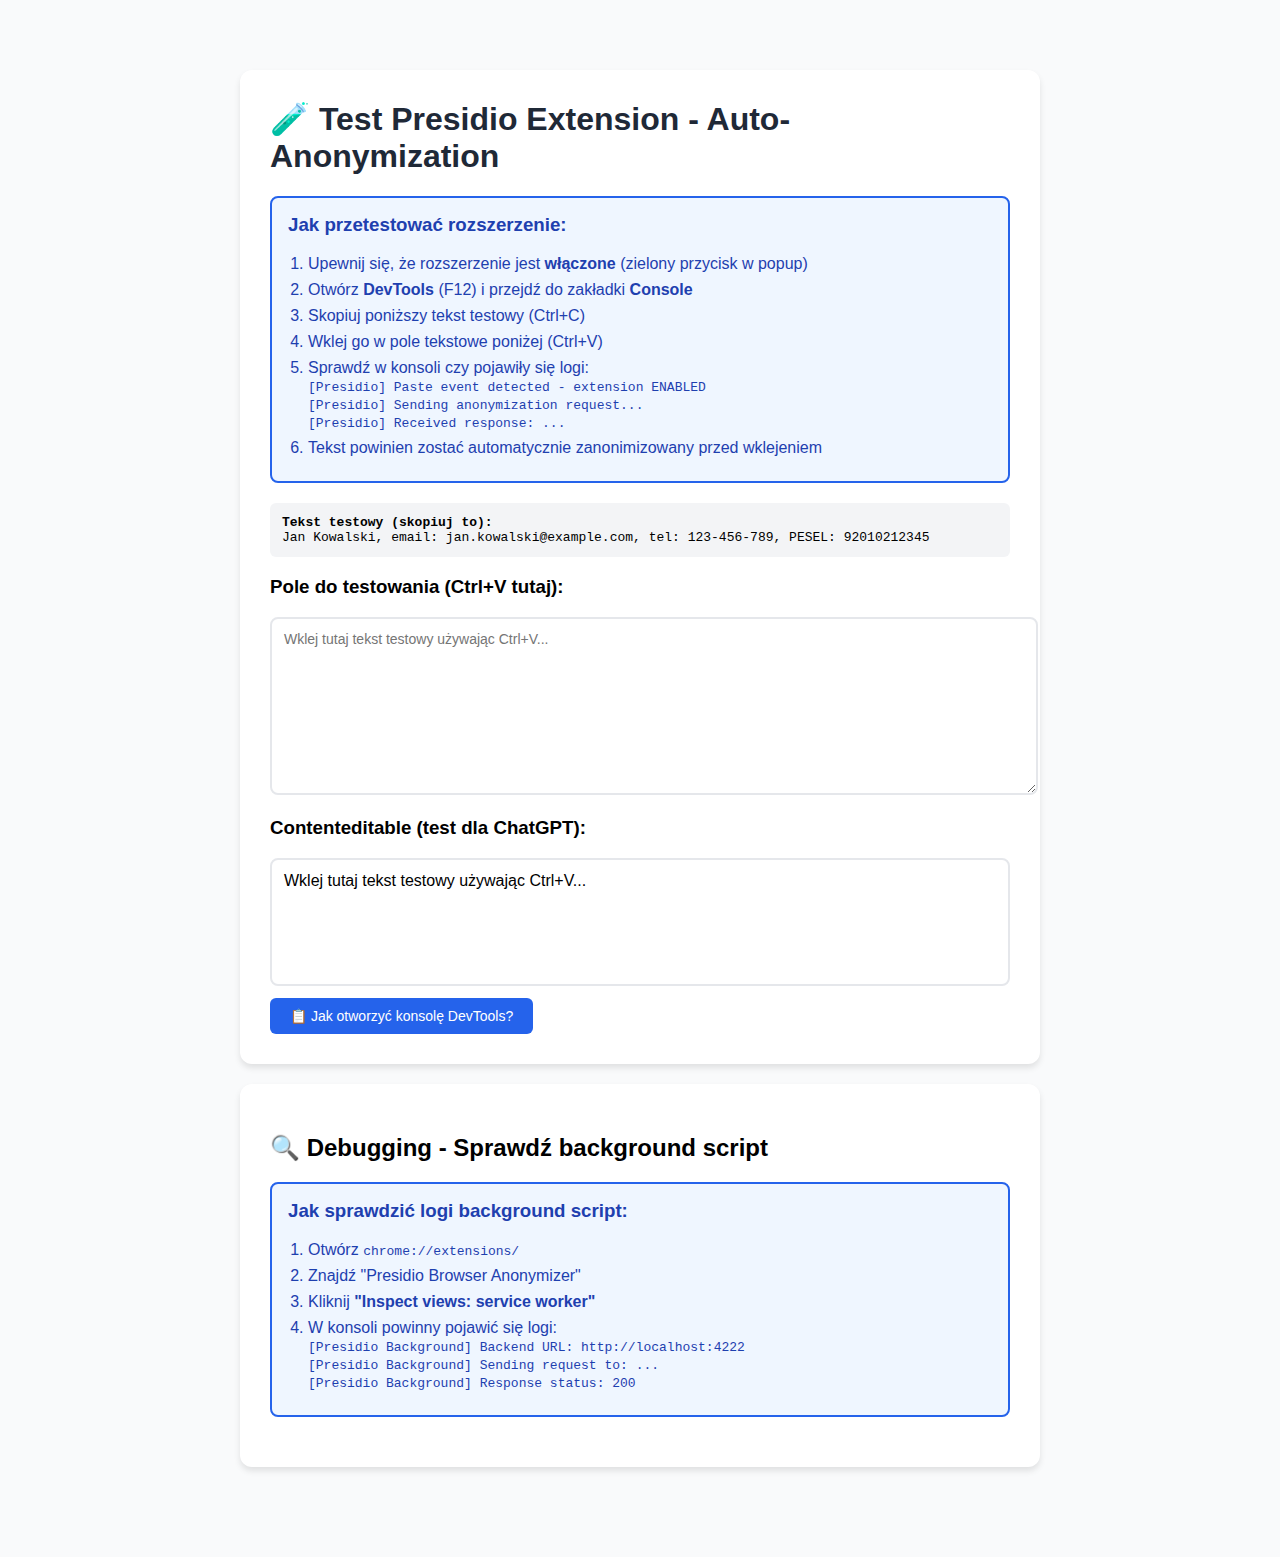
<file: test-extension.html>
<!DOCTYPE html>
<html lang="pl">
<head>
    <meta charset="UTF-8">
    <meta name="viewport" content="width=device-width, initial-scale=1.0">
    <title>Test Presidio Extension</title>
    <style>
        body {
            font-family: -apple-system, BlinkMacSystemFont, 'Segoe UI', Roboto, sans-serif;
            max-width: 800px;
            margin: 50px auto;
            padding: 20px;
            background: #f9fafb;
        }
        .card {
            background: white;
            padding: 30px;
            border-radius: 12px;
            box-shadow: 0 4px 6px rgba(0, 0, 0, 0.1);
            margin-bottom: 20px;
        }
        h1 {
            color: #1f2937;
            margin-top: 0;
        }
        textarea {
            width: 100%;
            min-height: 150px;
            padding: 12px;
            border: 2px solid #e5e7eb;
            border-radius: 8px;
            font-family: inherit;
            font-size: 14px;
            resize: vertical;
        }
        textarea:focus {
            outline: none;
            border-color: #2563eb;
        }
        .instructions {
            background: #eff6ff;
            border: 2px solid #2563eb;
            border-radius: 8px;
            padding: 16px;
            margin-bottom: 20px;
        }
        .instructions h3 {
            margin-top: 0;
            color: #1e40af;
        }
        .instructions ol {
            margin: 0;
            padding-left: 20px;
        }
        .instructions li {
            margin: 8px 0;
            color: #1e40af;
        }
        .test-data {
            background: #f3f4f6;
            padding: 12px;
            border-radius: 6px;
            font-family: monospace;
            font-size: 13px;
            margin-top: 12px;
        }
        button {
            background: #2563eb;
            color: white;
            border: none;
            padding: 10px 20px;
            border-radius: 6px;
            font-size: 14px;
            cursor: pointer;
            margin-top: 12px;
        }
        button:hover {
            background: #1d4ed8;
        }
    </style>
</head>
<body>
    <div class="card">
        <h1>🧪 Test Presidio Extension - Auto-Anonymization</h1>

        <div class="instructions">
            <h3>Jak przetestować rozszerzenie:</h3>
            <ol>
                <li>Upewnij się, że rozszerzenie jest <strong>włączone</strong> (zielony przycisk w popup)</li>
                <li>Otwórz <strong>DevTools</strong> (F12) i przejdź do zakładki <strong>Console</strong></li>
                <li>Skopiuj poniższy tekst testowy (Ctrl+C)</li>
                <li>Wklej go w pole tekstowe poniżej (Ctrl+V)</li>
                <li>Sprawdź w konsoli czy pojawiły się logi:<br>
                    <code>[Presidio] Paste event detected - extension ENABLED</code><br>
                    <code>[Presidio] Sending anonymization request...</code><br>
                    <code>[Presidio] Received response: ...</code>
                </li>
                <li>Tekst powinien zostać automatycznie zanonimizowany przed wklejeniem</li>
            </ol>
        </div>

        <div class="test-data">
            <strong>Tekst testowy (skopiuj to):</strong><br>
            Jan Kowalski, email: jan.kowalski@example.com, tel: 123-456-789, PESEL: 92010212345
        </div>

        <h3>Pole do testowania (Ctrl+V tutaj):</h3>
        <textarea id="test-textarea" placeholder="Wklej tutaj tekst testowy używając Ctrl+V..."></textarea>

        <h3>Contenteditable (test dla ChatGPT):</h3>
        <div contenteditable="true" id="test-contenteditable" style="min-height: 100px; border: 2px solid #e5e7eb; border-radius: 8px; padding: 12px; background: white;">
            Wklej tutaj tekst testowy używając Ctrl+V...
        </div>

        <button onclick="showConsoleInstructions()">📋 Jak otworzyć konsolę DevTools?</button>
    </div>

    <div class="card">
        <h2>🔍 Debugging - Sprawdź background script</h2>
        <div class="instructions">
            <h3>Jak sprawdzić logi background script:</h3>
            <ol>
                <li>Otwórz <code>chrome://extensions/</code></li>
                <li>Znajdź "Presidio Browser Anonymizer"</li>
                <li>Kliknij <strong>"Inspect views: service worker"</strong></li>
                <li>W konsoli powinny pojawić się logi:<br>
                    <code>[Presidio Background] Backend URL: http://localhost:4222</code><br>
                    <code>[Presidio Background] Sending request to: ...</code><br>
                    <code>[Presidio Background] Response status: 200</code>
                </li>
            </ol>
        </div>
    </div>

    <script>
        function showConsoleInstructions() {
            alert(`Jak otworzyć konsolę DevTools:\n\n1. Naciśnij F12 (lub Cmd+Option+I na Mac)\n2. Przejdź do zakładki "Console"\n3. Wklej tekst w pole powyżej używając Ctrl+V\n4. Obserwuj logi w konsoli\n\nJeśli nie widzisz logów [Presidio], rozszerzenie może nie działać poprawnie.`);
        }

        // Log page load
        console.log('%c🧪 Presidio Test Page Loaded', 'color: #2563eb; font-weight: bold; font-size: 14px');
        console.log('%cOtwórz popup rozszerzenia i upewnij się, że toggle jest WŁĄCZONY', 'color: #059669; font-size: 12px');
        console.log('%cNastępnie wklej tekst testowy w pole powyżej i obserwuj logi', 'color: #059669; font-size: 12px');
    </script>
</body>
</html>
</file>
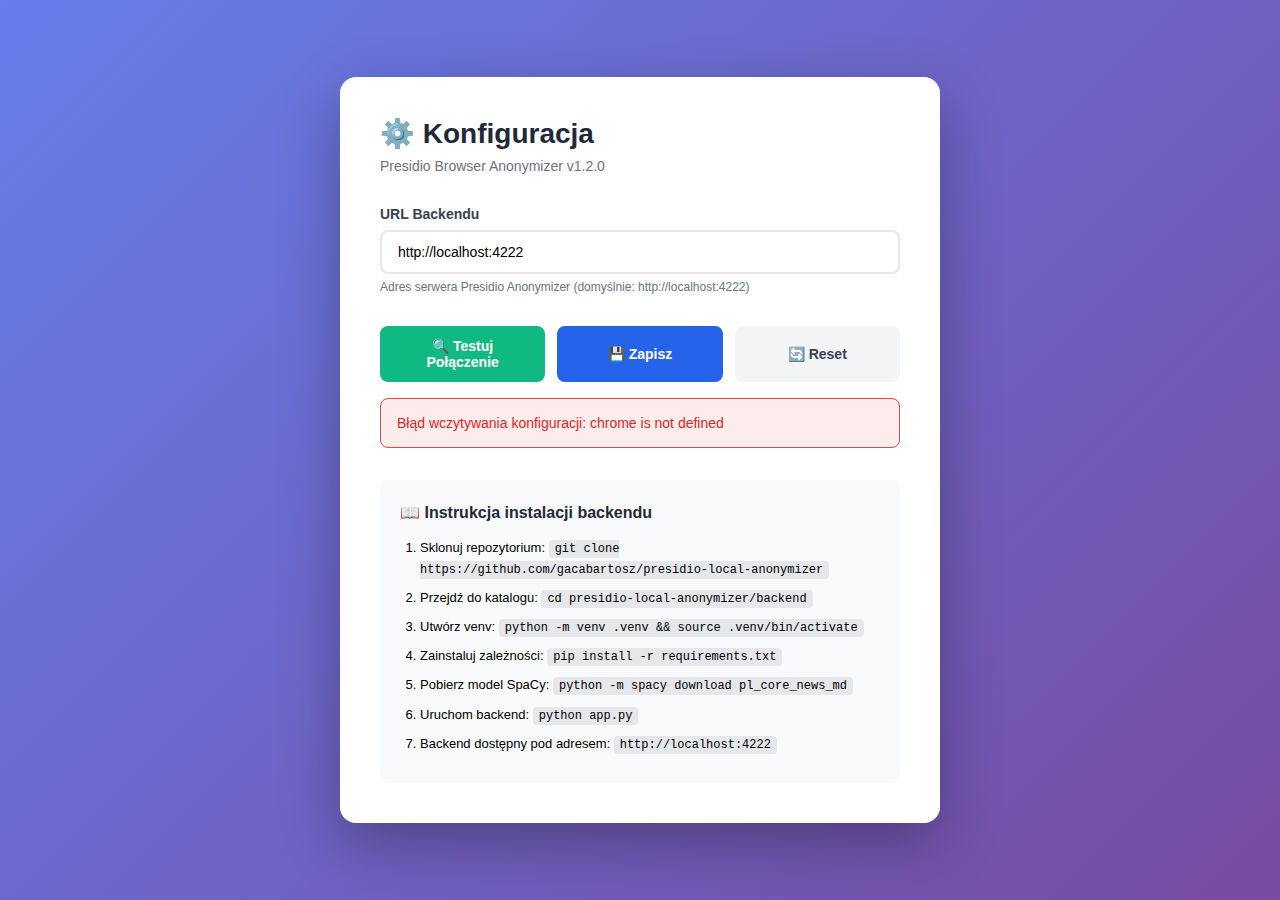
<file: chrome-extension/options.html>
<!DOCTYPE html>
<html lang="pl">
<head>
  <meta charset="UTF-8">
  <title>Konfiguracja Presidio Anonymizer</title>
  <style>
    * { margin: 0; padding: 0; box-sizing: border-box; }
    body {
      font-family: -apple-system, BlinkMacSystemFont, 'Segoe UI', Roboto, sans-serif;
      background: linear-gradient(135deg, #667eea 0%, #764ba2 100%);
      min-height: 100vh;
      display: flex;
      align-items: center;
      justify-content: center;
      padding: 20px;
    }
    .container {
      background: white;
      border-radius: 16px;
      box-shadow: 0 20px 60px rgba(0, 0, 0, 0.3);
      max-width: 600px;
      width: 100%;
      padding: 40px;
    }
    h1 {
      font-size: 28px;
      color: #1f2937;
      margin-bottom: 8px;
    }
    .subtitle {
      font-size: 14px;
      color: #6b7280;
      margin-bottom: 32px;
    }
    .section {
      margin-bottom: 24px;
    }
    label {
      display: block;
      font-size: 14px;
      font-weight: 600;
      color: #374151;
      margin-bottom: 8px;
    }
    input[type="url"], input[type="text"] {
      width: 100%;
      padding: 12px 16px;
      border: 2px solid #e5e7eb;
      border-radius: 8px;
      font-size: 14px;
      transition: border-color 0.2s;
    }
    input:focus {
      outline: none;
      border-color: #2563eb;
    }
    .help-text {
      font-size: 12px;
      color: #6b7280;
      margin-top: 6px;
    }
    .btn-group {
      display: flex;
      gap: 12px;
      margin-top: 32px;
    }
    .btn {
      flex: 1;
      padding: 12px 24px;
      border: none;
      border-radius: 8px;
      font-size: 14px;
      font-weight: 600;
      cursor: pointer;
      transition: all 0.2s;
    }
    .btn-primary {
      background: #2563eb;
      color: white;
    }
    .btn-primary:hover {
      background: #1d4ed8;
    }
    .btn-test {
      background: #10b981;
      color: white;
    }
    .btn-test:hover {
      background: #059669;
    }
    .btn-secondary {
      background: #f3f4f6;
      color: #374151;
    }
    .btn-secondary:hover {
      background: #e5e7eb;
    }
    .status-box {
      padding: 16px;
      border-radius: 8px;
      margin-top: 16px;
      font-size: 14px;
    }
    .status-box.success {
      background: rgba(16, 185, 129, 0.1);
      color: #059669;
      border: 1px solid #10b981;
    }
    .status-box.error {
      background: rgba(239, 68, 68, 0.1);
      color: #dc2626;
      border: 1px solid #ef4444;
    }
    .hidden {
      display: none;
    }
    .install-guide {
      background: #f9fafb;
      border-radius: 8px;
      padding: 20px;
      margin-top: 32px;
      font-size: 13px;
      line-height: 1.6;
    }
    .install-guide h3 {
      font-size: 16px;
      color: #1f2937;
      margin-bottom: 12px;
    }
    .install-guide code {
      background: #e5e7eb;
      padding: 2px 6px;
      border-radius: 4px;
      font-family: 'Courier New', monospace;
      font-size: 12px;
    }
    .install-guide ol {
      margin-left: 20px;
    }
    .install-guide li {
      margin-bottom: 8px;
    }
  </style>
</head>
<body>
  <div class="container">
    <h1>⚙️ Konfiguracja</h1>
    <div class="subtitle">Presidio Browser Anonymizer v1.2.0</div>

    <div class="section">
      <label for="backend-url">URL Backendu</label>
      <input type="url" id="backend-url" placeholder="http://localhost:4222" value="http://localhost:4222">
      <div class="help-text">Adres serwera Presidio Anonymizer (domyślnie: http://localhost:4222)</div>
    </div>

    <div class="btn-group">
      <button id="test-btn" class="btn btn-test">🔍 Testuj Połączenie</button>
      <button id="save-btn" class="btn btn-primary">💾 Zapisz</button>
      <button id="reset-btn" class="btn btn-secondary">🔄 Reset</button>
    </div>

    <div id="status-message" class="status-box hidden"></div>

    <div class="install-guide">
      <h3>📖 Instrukcja instalacji backendu</h3>
      <ol>
        <li>Sklonuj repozytorium: <code>git clone https://github.com/gacabartosz/presidio-local-anonymizer</code></li>
        <li>Przejdź do katalogu: <code>cd presidio-local-anonymizer/backend</code></li>
        <li>Utwórz venv: <code>python -m venv .venv && source .venv/bin/activate</code></li>
        <li>Zainstaluj zależności: <code>pip install -r requirements.txt</code></li>
        <li>Pobierz model SpaCy: <code>python -m spacy download pl_core_news_md</code></li>
        <li>Uruchom backend: <code>python app.py</code></li>
        <li>Backend dostępny pod adresem: <code>http://localhost:4222</code></li>
      </ol>
    </div>
  </div>

  <script src="options.js"></script>
</body>
</html>
</file>
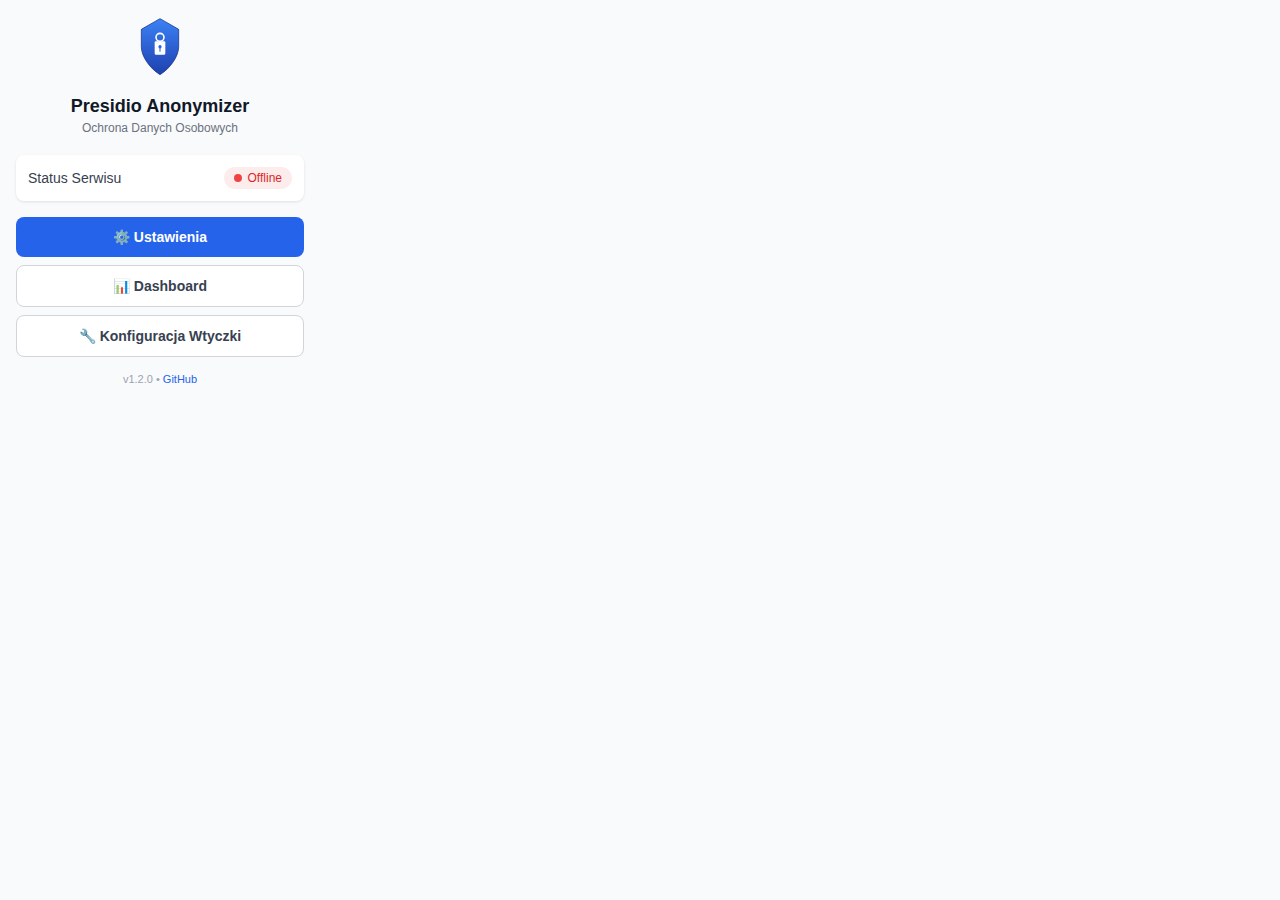
<file: chrome-extension/popup.html>
<!DOCTYPE html>
<html lang="pl">
<head>
  <meta charset="UTF-8">
  <meta name="viewport" content="width=device-width, initial-scale=1.0">
  <title>Presidio Anonymizer</title>
  <style>
    * {
      margin: 0;
      padding: 0;
      box-sizing: border-box;
    }

    body {
      width: 320px;
      padding: 16px;
      font-family: -apple-system, BlinkMacSystemFont, 'Segoe UI', Roboto, sans-serif;
      background: #f9fafb;
    }

    .header {
      text-align: center;
      margin-bottom: 20px;
    }

    .logo {
      width: 64px;
      height: 64px;
      margin: 0 auto 12px;
    }

    h1 {
      font-size: 18px;
      font-weight: 700;
      color: #111827;
      margin-bottom: 4px;
    }

    .subtitle {
      font-size: 12px;
      color: #6b7280;
    }

    .status {
      background: white;
      padding: 12px;
      border-radius: 8px;
      margin-bottom: 16px;
      box-shadow: 0 1px 3px rgba(0, 0, 0, 0.1);
      display: flex;
      align-items: center;
      justify-content: space-between;
    }

    .status-label {
      font-size: 14px;
      color: #374151;
      font-weight: 500;
    }

    .status-badge {
      display: flex;
      align-items: center;
      gap: 6px;
      padding: 4px 10px;
      border-radius: 12px;
      font-size: 12px;
      font-weight: 500;
    }

    .status-badge.online {
      background: rgba(16, 185, 129, 0.1);
      color: #059669;
    }

    .status-badge.offline {
      background: rgba(239, 68, 68, 0.1);
      color: #dc2626;
    }

    .status-dot {
      width: 8px;
      height: 8px;
      border-radius: 50%;
    }

    .status-dot.online {
      background: #10b981;
    }

    .status-dot.offline {
      background: #ef4444;
    }

    .btn {
      display: block;
      width: 100%;
      padding: 12px;
      margin-bottom: 8px;
      border: none;
      border-radius: 8px;
      font-size: 14px;
      font-weight: 600;
      cursor: pointer;
      text-decoration: none;
      text-align: center;
      transition: all 0.2s;
    }

    .btn-primary {
      background: #2563eb;
      color: white;
    }

    .btn-primary:hover {
      background: #1d4ed8;
    }

    .btn-secondary {
      background: white;
      color: #374151;
      border: 1px solid #d1d5db;
    }

    .btn-secondary:hover {
      background: #f9fafb;
    }

    .footer {
      text-align: center;
      font-size: 11px;
      color: #9ca3af;
      margin-top: 16px;
    }

    .footer a {
      color: #2563eb;
      text-decoration: none;
    }
  </style>
</head>
<body>
  <div class="header">
    <svg class="logo" viewBox="0 0 200 240" xmlns="http://www.w3.org/2000/svg">
      <defs>
        <linearGradient id="shieldGradient" x1="0%" y1="0%" x2="0%" y2="100%">
          <stop offset="0%" style="stop-color:#3b82f6;stop-opacity:1" />
          <stop offset="100%" style="stop-color:#1e40af;stop-opacity:1" />
        </linearGradient>
      </defs>
      <path d="M100 10 L170 50 V115 C170 150 140 195 100 220 C60 195 30 150 30 115 V50 Z"
            fill="url(#shieldGradient)" stroke="#1e3a8a" stroke-width="3"/>
      <rect x="80" y="95" width="40" height="50" rx="4" fill="white"/>
      <circle cx="100" cy="80" r="15" fill="none" stroke="white" stroke-width="6"/>
      <circle cx="100" cy="115" r="6" fill="#2563eb"/>
      <line x1="100" y1="121" x2="100" y2="132" stroke="#2563eb" stroke-width="4" stroke-linecap="round"/>
    </svg>
    <h1>Presidio Anonymizer</h1>
    <div class="subtitle">Ochrona Danych Osobowych</div>
  </div>

  <div class="status">
    <div class="status-label">Status Serwisu</div>
    <div class="status-badge offline" id="status-badge">
      <div class="status-dot offline" id="status-dot"></div>
      <span id="status-text">Sprawdzanie...</span>
    </div>
  </div>

  <a href="#" id="settings-btn" target="_blank" class="btn btn-primary">
    ⚙️ Ustawienia
  </a>
  <a href="#" id="dashboard-btn" target="_blank" class="btn btn-secondary">
    📊 Dashboard
  </a>
  <button id="options-btn" class="btn btn-secondary">
    🔧 Konfiguracja Wtyczki
  </button>

  <div class="footer">
    v1.2.0 • <a href="https://github.com/gacabartosz/presidio-local-anonymizer" target="_blank">GitHub</a>
  </div>

  <script src="popup.js"></script>
</body>
</html>
</file>
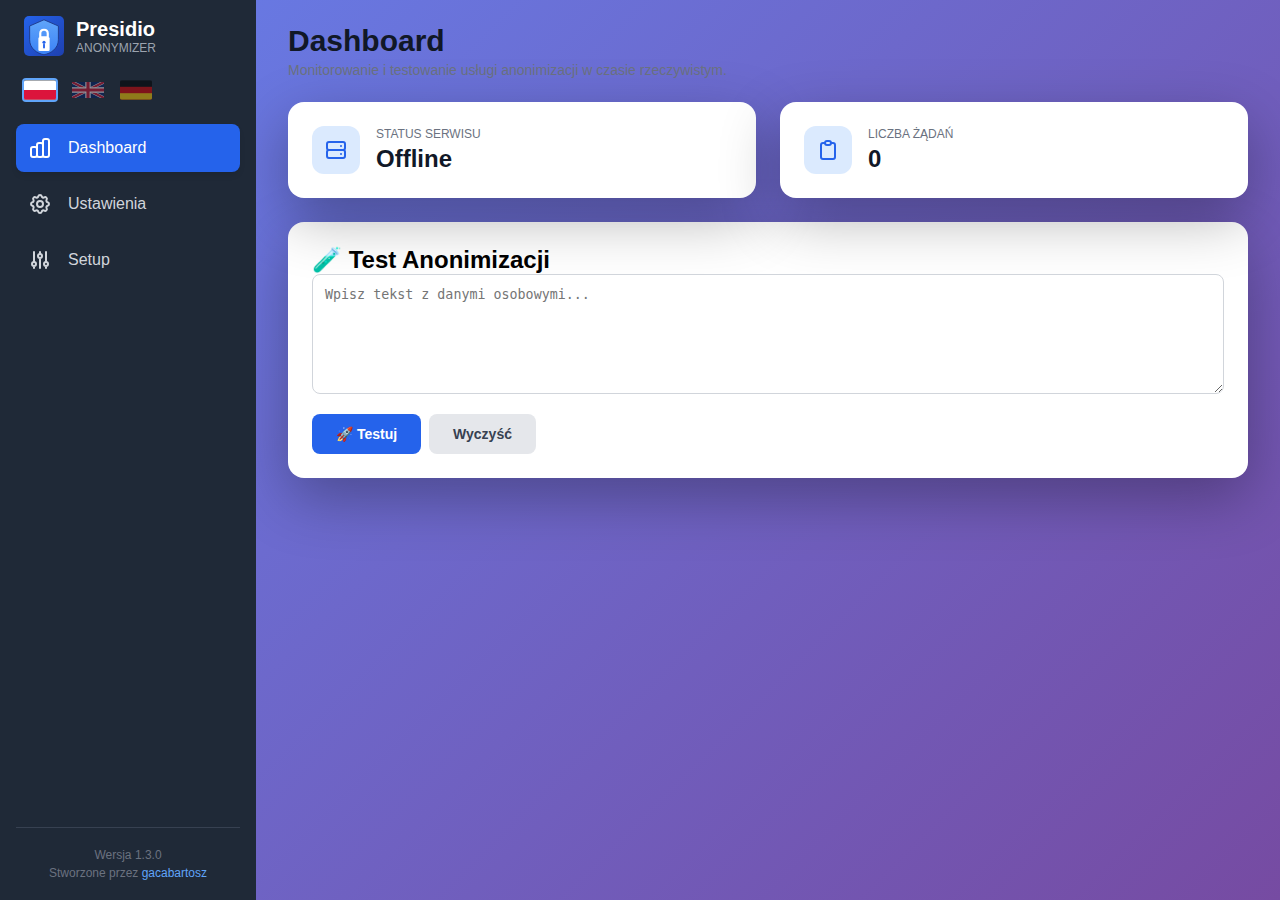
<file: web-ui/app.html>
<!DOCTYPE html>
<html lang="pl">
<head>
  <meta charset="UTF-8">
  <meta name="viewport" content="width=device-width, initial-scale=1.0">
  <title>Presidio Browser Anonymizer</title>
  <link rel="icon" type="image/svg+xml" href="favicon.svg">
  <style>
    * {
      margin: 0;
      padding: 0;
      box-sizing: border-box;
    }

    body {
      font-family: -apple-system, BlinkMacSystemFont, 'Segoe UI', Roboto, sans-serif;
      background: linear-gradient(135deg, #667eea 0%, #764ba2 100%);
      min-height: 100vh;
      display: flex;
    }

    /* Sidebar */
    .sidebar {
      width: 256px;
      background: #1f2937;
      color: white;
      display: flex;
      flex-direction: column;
      padding: 16px;
      position: fixed;
      height: 100vh;
      left: 0;
      top: 0;
    }

    .logo-container {
      display: flex;
      align-items: center;
      margin-bottom: 24px;
      padding: 0 8px;
    }

    .logo-icon {
      width: 40px;
      height: 40px;
      margin-right: 12px;
    }

    .logo-text h1 {
      font-size: 20px;
      font-weight: 700;
      color: white;
      margin: 0;
    }

    .logo-text p {
      font-size: 12px;
      color: #9ca3af;
      margin: 0;
    }

    /* Language Switcher */
    .lang-switcher {
      display: flex;
      gap: 16px;
      padding: 0 8px;
      margin-bottom: 24px;
    }

    .lang-flag {
      width: 32px;
      height: 20px;
      border-radius: 2px;
      cursor: pointer;
      opacity: 0.5;
      transition: all 0.2s;
    }

    .lang-flag:hover {
      opacity: 1;
      transform: scale(1.1);
    }

    .lang-flag.active {
      opacity: 1;
      box-shadow: 0 0 0 2px #60a5fa, 0 0 0 4px #1f2937;
    }

    /* Navigation */
    .nav-menu {
      display: flex;
      flex-direction: column;
      gap: 8px;
    }

    .nav-item {
      display: flex;
      align-items: center;
      padding: 12px;
      border-radius: 8px;
      color: #d1d5db;
      text-decoration: none;
      transition: all 0.2s;
      cursor: pointer;
    }

    .nav-item:hover {
      background: #374151;
      color: white;
    }

    .nav-item.active {
      background: #2563eb;
      color: white;
      box-shadow: 0 4px 6px -1px rgba(0, 0, 0, 0.1);
    }

    .nav-icon {
      width: 24px;
      height: 24px;
      margin-right: 16px;
    }

    /* Footer */
    .sidebar-footer {
      margin-top: auto;
      padding-top: 16px;
      border-top: 1px solid #374151;
      text-align: center;
      font-size: 12px;
      color: #6b7280;
    }

    .sidebar-footer p {
      margin: 4px 0;
    }

    .sidebar-footer a {
      color: #60a5fa;
      text-decoration: none;
    }

    /* Main Content */
    .main-content {
      margin-left: 256px;
      flex: 1;
      padding: 24px 32px;
      overflow-y: auto;
    }

    /* Sections */
    .section {
      display: none;
    }

    .section.active {
      display: block;
      animation: fadeIn 0.3s ease;
    }

    @keyframes fadeIn {
      from { opacity: 0; transform: translateY(10px); }
      to { opacity: 1; transform: translateY(0); }
    }

    /* Common styles */
    .page-header h1 {
      font-size: 30px;
      font-weight: 700;
      color: #111827;
      margin-bottom: 4px;
    }

    .page-header p {
      font-size: 14px;
      color: #6b7280;
      margin-bottom: 24px;
    }

    .card {
      background: white;
      padding: 24px;
      border-radius: 16px;
      box-shadow: 0 20px 60px rgba(0, 0, 0, 0.3);
      margin-bottom: 24px;
    }

    .btn {
      padding: 12px 24px;
      border: none;
      border-radius: 8px;
      font-size: 14px;
      font-weight: 600;
      cursor: pointer;
      transition: all 0.2s;
    }

    .btn-primary {
      background: #2563eb;
      color: white;
    }

    .btn-primary:hover {
      background: #1d4ed8;
    }

    .btn-secondary {
      background: #e5e7eb;
      color: #374151;
    }

    .btn-secondary:hover {
      background: #d1d5db;
    }

    /* Status badge */
    .status-badge {
      display: inline-flex;
      align-items: center;
      gap: 8px;
      padding: 6px 12px;
      border-radius: 12px;
      font-size: 14px;
      font-weight: 500;
    }

    .status-badge.online {
      background: rgba(16, 185, 129, 0.1);
      color: #059669;
    }

    .status-badge.offline {
      background: rgba(239, 68, 68, 0.1);
      color: #dc2626;
    }

    .status-dot {
      width: 10px;
      height: 10px;
      border-radius: 50%;
    }

    .status-dot.online {
      background: #10b981;
    }

    .status-dot.offline {
      background: #ef4444;
    }

    /* Entity cards for settings */
    .category-section {
      margin-bottom: 32px;
    }

    .category-header {
      font-size: 20px;
      font-weight: 600;
      color: #111827;
      border-bottom: 2px solid #e5e7eb;
      padding-bottom: 12px;
      margin-bottom: 24px;
    }

    .entity-grid {
      display: grid;
      grid-template-columns: repeat(3, 1fr);
      gap: 24px;
    }

    @media (max-width: 1400px) {
      .entity-grid {
        grid-template-columns: repeat(2, 1fr);
      }
    }

    @media (max-width: 900px) {
      .entity-grid {
        grid-template-columns: 1fr;
      }
    }

    .entity-card {
      padding: 20px;
      border-radius: 16px;
      border: 2px solid #e5e7eb;
      background: white;
      cursor: pointer;
      transition: all 0.3s;
    }

    .entity-card:hover {
      border-color: #60a5fa;
      box-shadow: 0 4px 6px -1px rgba(0, 0, 0, 0.1);
    }

    .entity-card.enabled {
      background: #eff6ff;
      border-color: #2563eb;
      box-shadow: 0 10px 15px -3px rgba(0, 0, 0, 0.1);
    }

    .entity-card-header {
      display: flex;
      justify-content: space-between;
      align-items: center;
      margin-bottom: 8px;
    }

    .entity-name {
      font-size: 18px;
      font-weight: 700;
      color: #1f2937;
    }

    .entity-card.enabled .entity-name {
      color: #1e40af;
    }

    .entity-description {
      font-size: 14px;
      color: #6b7280;
      margin-bottom: 12px;
      line-height: 1.5;
    }

    .entity-example {
      display: block;
      font-size: 12px;
      font-family: 'Courier New', monospace;
      padding: 8px;
      border-radius: 6px;
      background: #f3f4f6;
      color: #6b7280;
    }

    .entity-card.enabled .entity-example {
      background: #dbeafe;
      color: #1e40af;
    }

    .toggle-switch {
      position: relative;
      width: 48px;
      height: 24px;
      border-radius: 9999px;
      background: #d1d5db;
      transition: background 0.3s;
    }

    .toggle-switch.enabled {
      background: #2563eb;
    }

    .toggle-knob {
      position: absolute;
      top: 2px;
      left: 2px;
      width: 20px;
      height: 20px;
      background: white;
      border-radius: 50%;
      box-shadow: 0 2px 4px rgba(0, 0, 0, 0.2);
      transition: transform 0.3s;
    }

    .toggle-switch.enabled .toggle-knob {
      transform: translateX(24px);
    }

    /* Stats grid for dashboard */
    .stats-grid {
      display: grid;
      grid-template-columns: repeat(auto-fit, minmax(250px, 1fr));
      gap: 24px;
      margin-bottom: 24px;
    }

    .stat-card {
      background: white;
      padding: 24px;
      border-radius: 16px;
      box-shadow: 0 20px 60px rgba(0, 0, 0, 0.3);
      display: flex;
      align-items: center;
      gap: 16px;
    }

    .stat-icon {
      width: 48px;
      height: 48px;
      border-radius: 12px;
      background: #dbeafe;
      display: flex;
      align-items: center;
      justify-content: center;
    }

    .stat-content h3 {
      font-size: 12px;
      font-weight: 500;
      color: #6b7280;
      text-transform: uppercase;
      margin-bottom: 4px;
    }

    .stat-content p {
      font-size: 24px;
      font-weight: 700;
      color: #111827;
    }

    .hidden {
      display: none !important;
    }
  </style>
</head>
<body>
  <!-- Sidebar -->
  <aside class="sidebar">
    <div class="logo-container">
      <svg class="logo-icon" viewBox="0 0 64 64" xmlns="http://www.w3.org/2000/svg">
        <defs>
          <linearGradient id="bgGradient" x1="0%" y1="0%" x2="100%" y2="100%">
            <stop offset="0%" style="stop-color:#2563eb;stop-opacity:1" />
            <stop offset="100%" style="stop-color:#1e40af;stop-opacity:1" />
          </linearGradient>
          <linearGradient id="shieldGradient" x1="0%" y1="0%" x2="0%" y2="100%">
            <stop offset="0%" style="stop-color:#60a5fa;stop-opacity:1" />
            <stop offset="100%" style="stop-color:#3b82f6;stop-opacity:1" />
          </linearGradient>
        </defs>
        <rect width="64" height="64" rx="8" fill="url(#bgGradient)"/>
        <path d="M32 6 L55 16 V38 C55 52 43 60 32 62 C21 60 9 52 9 38 V16 Z"
              fill="url(#shieldGradient)" stroke="#1e3a8a" stroke-width="1.5"/>
        <rect x="23" y="34" width="18" height="22" rx="2" fill="white"/>
        <path d="M32 22 Q38 22 38 28 V34 H26 V28 Q26 22 32 22"
              fill="none" stroke="white" stroke-width="3.5" stroke-linecap="round"/>
        <circle cx="32" cy="42" r="2.5" fill="#2563eb"/>
        <rect x="30.5" y="44" width="3" height="8" rx="1.5" fill="#2563eb"/>
      </svg>
      <div class="logo-text">
        <h1>Presidio</h1>
        <p>ANONYMIZER</p>
      </div>
    </div>

    <!-- Language Switcher -->
    <div class="lang-switcher">
      <svg class="lang-flag active" data-lang="pl" viewBox="0 0 5 3">
        <rect width="5" height="3" fill="#fff"/>
        <rect width="5" height="1.5" y="1.5" fill="#dc143c"/>
      </svg>
      <svg class="lang-flag" data-lang="en" viewBox="0 0 60 30">
        <clipPath id="a"><path d="M0 0v30h60V0z"/></clipPath>
        <path d="M0 0v30h60V0z" fill="#012169"/>
        <g clip-path="url(#a)">
          <path d="M0 0l60 30m0-30L0 30" stroke="#fff" stroke-width="6"/>
          <path d="M0 0l60 30m0-30L0 30" stroke="#c8102e" stroke-width="4"/>
          <path d="M30 0v30M0 15h60" stroke="#fff" stroke-width="10"/>
          <path d="M30 0v30M0 15h60" stroke="#c8102e" stroke-width="6"/>
        </g>
      </svg>
      <svg class="lang-flag" data-lang="de" viewBox="0 0 5 3">
        <rect width="5" height="3" fill="#000"/>
        <rect width="5" height="2" y="1" fill="#D00"/>
        <rect width="5" height="1" y="2" fill="#FFCE00"/>
      </svg>
    </div>

    <!-- Navigation -->
    <nav class="nav-menu">
      <div class="nav-item active" data-section="dashboard">
        <svg class="nav-icon" fill="none" viewBox="0 0 24 24" stroke="currentColor">
          <path stroke-linecap="round" stroke-linejoin="round" stroke-width="2" d="M9 19v-6a2 2 0 00-2-2H5a2 2 0 00-2 2v6a2 2 0 002 2h2a2 2 0 002-2zm0 0V9a2 2 0 012-2h2a2 2 0 012 2v10m-6 0a2 2 0 002 2h2a2 2 0 002-2m0 0V5a2 2 0 012-2h2a2 2 0 012 2v14a2 2 0 01-2 2h-2a2 2 0 01-2-2z"/>
        </svg>
        <span>Dashboard</span>
      </div>
      <div class="nav-item" data-section="settings">
        <svg class="nav-icon" fill="none" viewBox="0 0 24 24" stroke="currentColor">
          <path stroke-linecap="round" stroke-linejoin="round" stroke-width="2" d="M10.325 4.317c.426-1.756 2.924-1.756 3.35 0a1.724 1.724 0 002.573 1.066c1.543-.94 3.31.826 2.37 2.37a1.724 1.724 0 001.065 2.572c1.756.426 1.756 2.924 0 3.35a1.724 1.724 0 00-1.066 2.573c.94 1.543-.826 3.31-2.37 2.37a1.724 1.724 0 00-2.572 1.065c-.426 1.756-2.924 1.756-3.35 0a1.724 1.724 0 00-2.573-1.066c-1.543.94-3.31-.826-2.37-2.37a1.724 1.724 0 00-1.065-2.572c-1.756-.426-1.756-2.924 0-3.35a1.724 1.724 0 001.066-2.573c-.94-1.543.826-3.31 2.37-2.37.996.608 2.296.07 2.572-1.065z"/>
          <path stroke-linecap="round" stroke-linejoin="round" stroke-width="2" d="M15 12a3 3 0 11-6 0 3 3 0 016 0z"/>
        </svg>
        <span>Ustawienia</span>
      </div>
      <div class="nav-item" data-section="setup">
        <svg class="nav-icon" fill="none" viewBox="0 0 24 24" stroke="currentColor">
          <path stroke-linecap="round" stroke-linejoin="round" stroke-width="2" d="M12 6V4m0 2a2 2 0 100 4m0-4a2 2 0 110 4m-6 8a2 2 0 100-4m0 4a2 2 0 110-4m0 4v2m0-6V4m6 6v10m6-2a2 2 0 100-4m0 4a2 2 0 110-4m0 4v2m0-6V4"/>
        </svg>
        <span>Setup</span>
      </div>
    </nav>

    <!-- Footer -->
    <div class="sidebar-footer">
      <p><span id="footer-version">Wersja</span> 1.3.0</p>
      <p><span id="footer-created">Stworzone przez</span> <a href="https://github.com/gacabartosz" target="_blank">gacabartosz</a></p>
    </div>
  </aside>

  <!-- Main Content -->
  <main class="main-content">
    <!-- DASHBOARD SECTION -->
    <section id="dashboard" class="section active">
      <div class="page-header">
        <h1>Dashboard</h1>
        <p>Monitorowanie i testowanie usługi anonimizacji w czasie rzeczywistym.</p>
      </div>

      <div class="stats-grid">
        <div class="stat-card">
          <div class="stat-icon">
            <svg fill="none" viewBox="0 0 24 24" stroke="currentColor" style="width:24px;height:24px;color:#2563eb">
              <path stroke-linecap="round" stroke-linejoin="round" stroke-width="2" d="M5 12h14M5 12a2 2 0 01-2-2V6a2 2 0 012-2h14a2 2 0 012 2v4a2 2 0 01-2 2M5 12a2 2 0 00-2 2v4a2 2 0 002 2h14a2 2 0 002-2v-4a2 2 0 00-2-2m-2-4h.01M17 16h.01"/>
            </svg>
          </div>
          <div class="stat-content">
            <h3>Status Serwisu</h3>
            <p id="status-value" class="online">Online</p>
          </div>
        </div>
        <div class="stat-card">
          <div class="stat-icon">
            <svg fill="none" viewBox="0 0 24 24" stroke="currentColor" style="width:24px;height:24px;color:#2563eb">
              <path stroke-linecap="round" stroke-linejoin="round" stroke-width="2" d="M9 5H7a2 2 0 00-2 2v12a2 2 0 002 2h10a2 2 0 002-2V7a2 2 0 00-2-2h-2M9 5a2 2 0 002 2h2a2 2 0 002-2M9 5a2 2 0 012-2h2a2 2 0 012 2"/>
            </svg>
          </div>
          <div class="stat-content">
            <h3>Liczba Żądań</h3>
            <p id="request-count">0</p>
          </div>
        </div>
      </div>

      <div class="card">
        <h2>🧪 Test Anonimizacji</h2>
        <textarea id="test-input" placeholder="Wpisz tekst z danymi osobowymi..." style="width:100%;height:120px;padding:12px;border:1px solid #d1d5db;border-radius:8px;font-family:monospace;"></textarea>
        <div style="margin-top:16px;display:flex;gap:8px;">
          <button class="btn btn-primary" onclick="testAnonymize()">🚀 Testuj</button>
          <button class="btn btn-secondary" onclick="clearTest()">Wyczyść</button>
        </div>
        <div id="test-result" class="hidden" style="margin-top:16px;padding:16px;background:#f9fafb;border-radius:8px;">
          <h4 style="color:#10b981;margin-bottom:8px;">Zanonimizowany tekst:</h4>
          <p id="anonymized-text" style="font-family:monospace;"></p>
        </div>
      </div>
    </section>

    <!-- SETTINGS SECTION -->
    <section id="settings" class="section">
      <div class="page-header">
        <h1>Ustawienia Anonimizacji</h1>
        <p>Zarządzaj typami danych osobowych, które mają być wykrywane i anonimowane.</p>
      </div>

      <div class="card" style="display:flex;justify-content:space-between;align-items:center;">
        <h2 style="margin:0;">Status Usługi</h2>
        <div class="status-badge online" id="status-badge-settings">
          <div class="status-dot online"></div>
          <span>Online</span>
        </div>
      </div>

      <div id="settings-container">
        <p>Ładowanie ustawień...</p>
      </div>

      <div style="margin-top:24px;display:flex;justify-content:flex-end;gap:16px;">
        <button class="btn btn-secondary" onclick="resetSettings()">Resetuj do Domyślnych</button>
        <button class="btn btn-primary" onclick="saveSettings()">Zapisz Ustawienia</button>
      </div>
    </section>

    <!-- SETUP SECTION -->
    <section id="setup" class="section">
      <div class="page-header">
        <h1>Setup Wizard</h1>
        <p>Sprawdź wymagania systemowe i zainstaluj backend.</p>
      </div>

      <div class="card">
        <h2>Sprawdzanie Systemu</h2>
        <div id="setup-checks">
          <p>Sprawdzanie wymagań...</p>
        </div>
      </div>

      <div class="card hidden" id="setup-instructions">
        <h2>Instrukcje Instalacji</h2>
        <p>Backend jest uruchomiony! ✅</p>
        <p style="margin-top:12px;">Jeśli chcesz zaktualizować lub naprawić instalację:</p>
        <ol style="margin-top:12px;padding-left:24px;">
          <li>Pobierz repozytorium z GitHub</li>
          <li>Uruchom skrypt instalacyjny dla swojego systemu</li>
          <li>Backend zostanie automatycznie skonfigurowany</li>
        </ol>
      </div>
    </section>
  </main>

  <script>
    const API_BASE = 'http://localhost:4222/api';
    let entitySettings = {};
    let currentLang = 'pl';

    // Translations
    const translations = {
      pl: {
        // Navigation
        nav_dashboard: 'Dashboard',
        nav_settings: 'Ustawienia',
        nav_setup: 'Setup',

        // Dashboard
        dashboard_title: 'Dashboard',
        dashboard_subtitle: 'Monitorowanie i testowanie usługi anonimizacji w czasie rzeczywistym.',
        status_service: 'Status Serwisu',
        status_online: 'Online',
        status_offline: 'Offline',
        request_count: 'Liczba Żądań',
        test_title: '🧪 Test Anonimizacji',
        test_placeholder: 'Wpisz tekst z danymi osobowymi...',
        test_button: '🚀 Testuj',
        clear_button: 'Wyczyść',
        result_title: 'Zanonimizowany tekst:',

        // Settings
        settings_title: 'Ustawienia Anonimizacji',
        settings_subtitle: 'Zarządzaj typami danych osobowych, które mają być wykrywane i anonimowane.',
        service_status: 'Status Usługi',
        loading_settings: 'Ładowanie ustawień...',
        save_settings: 'Zapisz Ustawienia',
        reset_settings: 'Resetuj do Domyślnych',
        settings_saved: 'Ustawienia zapisane!',
        confirm_reset: 'Czy na pewno chcesz przywrócić domyślne ustawienia?',

        // Setup
        setup_title: 'Setup Wizard',
        setup_subtitle: 'Sprawdź wymagania systemowe i zainstaluj backend.',
        system_check: 'Sprawdzanie Systemu',
        checking: 'Sprawdzanie wymagań...',
        install_instructions: 'Instrukcje Instalacji',
        backend_running: 'Backend jest uruchomiony! ✅',

        // Categories
        category_polish: '🇵🇱 Dane Polskie',
        category_us: '🇺🇸 Dane Amerykańskie',
        category_other_countries: '🌍 Inne Kraje',
        category_other: '🔐 Inne Typy',

        // Footer
        version: 'Wersja',
        created_by: 'Stworzone przez',

        // Entity examples
        example: 'Przykład'
      },
      en: {
        // Navigation
        nav_dashboard: 'Dashboard',
        nav_settings: 'Settings',
        nav_setup: 'Setup',

        // Dashboard
        dashboard_title: 'Dashboard',
        dashboard_subtitle: 'Monitor and test anonymization service in real-time.',
        status_service: 'Service Status',
        status_online: 'Online',
        status_offline: 'Offline',
        request_count: 'Request Count',
        test_title: '🧪 Anonymization Test',
        test_placeholder: 'Enter text with personal data...',
        test_button: '🚀 Test',
        clear_button: 'Clear',
        result_title: 'Anonymized text:',

        // Settings
        settings_title: 'Anonymization Settings',
        settings_subtitle: 'Manage personal data types to be detected and anonymized.',
        service_status: 'Service Status',
        loading_settings: 'Loading settings...',
        save_settings: 'Save Settings',
        reset_settings: 'Reset to Defaults',
        settings_saved: 'Settings saved!',
        confirm_reset: 'Are you sure you want to reset to default settings?',

        // Setup
        setup_title: 'Setup Wizard',
        setup_subtitle: 'Check system requirements and install backend.',
        system_check: 'System Check',
        checking: 'Checking requirements...',
        install_instructions: 'Installation Instructions',
        backend_running: 'Backend is running! ✅',

        // Categories
        category_polish: '🇵🇱 Polish Data',
        category_us: '🇺🇸 US Data',
        category_other_countries: '🌍 Other Countries',
        category_other: '🔐 Other Types',

        // Footer
        version: 'Version',
        created_by: 'Created by',

        // Entity examples
        example: 'Example'
      },
      de: {
        // Navigation
        nav_dashboard: 'Dashboard',
        nav_settings: 'Einstellungen',
        nav_setup: 'Setup',

        // Dashboard
        dashboard_title: 'Dashboard',
        dashboard_subtitle: 'Überwachen und testen Sie den Anonymisierungsdienst in Echtzeit.',
        status_service: 'Dienststatus',
        status_online: 'Online',
        status_offline: 'Offline',
        request_count: 'Anfragenzahl',
        test_title: '🧪 Anonymisierungstest',
        test_placeholder: 'Geben Sie Text mit personenbezogenen Daten ein...',
        test_button: '🚀 Testen',
        clear_button: 'Löschen',
        result_title: 'Anonymisierter Text:',

        // Settings
        settings_title: 'Anonymisierungseinstellungen',
        settings_subtitle: 'Verwalten Sie Arten personenbezogener Daten, die erkannt und anonymisiert werden sollen.',
        service_status: 'Dienststatus',
        loading_settings: 'Einstellungen werden geladen...',
        save_settings: 'Einstellungen speichern',
        reset_settings: 'Auf Standard zurücksetzen',
        settings_saved: 'Einstellungen gespeichert!',
        confirm_reset: 'Möchten Sie wirklich die Standardeinstellungen wiederherstellen?',

        // Setup
        setup_title: 'Setup-Assistent',
        setup_subtitle: 'Überprüfen Sie Systemanforderungen und installieren Sie das Backend.',
        system_check: 'Systemüberprüfung',
        checking: 'Überprüfung der Anforderungen...',
        install_instructions: 'Installationsanweisungen',
        backend_running: 'Backend läuft! ✅',

        // Categories
        category_polish: '🇵🇱 Polnische Daten',
        category_us: '🇺🇸 US-Daten',
        category_other_countries: '🌍 Andere Länder',
        category_other: '🔐 Andere Typen',

        // Footer
        version: 'Version',
        created_by: 'Erstellt von',

        // Entity examples
        example: 'Beispiel'
      }
    };

    // Language switcher
    document.querySelectorAll('.lang-flag').forEach(flag => {
      flag.addEventListener('click', () => {
        const lang = flag.dataset.lang;
        switchLanguage(lang);
      });
    });

    function switchLanguage(lang) {
      currentLang = lang;

      // Update active flag
      document.querySelectorAll('.lang-flag').forEach(f => f.classList.remove('active'));
      document.querySelector(`[data-lang="${lang}"]`).classList.add('active');

      // Update all UI text
      updateUIText();
    }

    function t(key) {
      return translations[currentLang][key] || key;
    }

    function updateUIText() {
      // Navigation
      const navItems = document.querySelectorAll('.nav-item span');
      navItems[0].textContent = t('nav_dashboard');
      navItems[1].textContent = t('nav_settings');
      navItems[2].textContent = t('nav_setup');

      // Dashboard
      document.querySelector('#dashboard .page-header h1').textContent = t('dashboard_title');
      document.querySelector('#dashboard .page-header p').textContent = t('dashboard_subtitle');
      document.querySelectorAll('#dashboard .stat-content h3')[0].textContent = t('status_service');
      document.querySelectorAll('#dashboard .stat-content h3')[1].textContent = t('request_count');
      document.querySelector('#dashboard .card h2').textContent = t('test_title');
      document.getElementById('test-input').placeholder = t('test_placeholder');
      document.querySelector('#dashboard .btn-primary').textContent = t('test_button');
      document.querySelector('#dashboard .btn-secondary').textContent = t('clear_button');
      document.querySelector('#test-result h4').textContent = t('result_title');

      // Settings
      document.querySelector('#settings .page-header h1').textContent = t('settings_title');
      document.querySelector('#settings .page-header p').textContent = t('settings_subtitle');
      document.querySelector('#settings .card h2').textContent = t('service_status');
      document.querySelector('#settings .btn-primary').textContent = t('save_settings');
      document.querySelector('#settings .btn-secondary').textContent = t('reset_settings');

      // Setup
      document.querySelector('#setup .page-header h1').textContent = t('setup_title');
      document.querySelector('#setup .page-header p').textContent = t('setup_subtitle');
      document.querySelector('#setup .card h2').textContent = t('system_check');

      // Footer
      document.getElementById('footer-version').textContent = t('version');
      document.getElementById('footer-created').textContent = t('created_by');

      // Re-render settings to update entity names
      if (document.getElementById('settings').classList.contains('active')) {
        renderSettings();
      }
    }

    // Navigation
    document.querySelectorAll('.nav-item').forEach(item => {
      item.addEventListener('click', () => {
        const section = item.dataset.section;
        showSection(section);
      });
    });

    function showSection(sectionId) {
      // Update nav
      document.querySelectorAll('.nav-item').forEach(item => {
        item.classList.remove('active');
        if (item.dataset.section === sectionId) {
          item.classList.add('active');
        }
      });

      // Update sections
      document.querySelectorAll('.section').forEach(section => {
        section.classList.remove('active');
      });
      document.getElementById(sectionId).classList.add('active');

      // Load section data
      if (sectionId === 'settings') loadSettings();
      if (sectionId === 'setup') checkSetup();
    }

    // Dashboard functions
    async function testAnonymize() {
      const text = document.getElementById('test-input').value;
      if (!text) return alert(currentLang === 'pl' ? 'Wpisz tekst do testu!' : currentLang === 'en' ? 'Enter text to test!' : 'Geben Sie Text zum Testen ein!');

      try {
        const res = await fetch(`${API_BASE}/anonymize`, {
          method: 'POST',
          headers: { 'Content-Type': 'application/json' },
          body: JSON.stringify({ text })
        });
        const data = await res.json();

        document.getElementById('anonymized-text').textContent = data.anonymized_text;
        document.getElementById('test-result').classList.remove('hidden');

        const count = parseInt(document.getElementById('request-count').textContent);
        document.getElementById('request-count').textContent = count + 1;
      } catch (err) {
        alert('Błąd: ' + err.message);
      }
    }

    function clearTest() {
      document.getElementById('test-input').value = '';
      document.getElementById('test-result').classList.add('hidden');
    }

    // Settings functions
    async function loadSettings() {
      try {
        const res = await fetch(`${API_BASE}/config`);
        const data = await res.json();

        if (data.entities && Array.isArray(data.entities)) {
          entitySettings = {};
          data.entities.forEach(e => {
            entitySettings[e.name] = e.enabled;
          });
        }

        renderSettings();
      } catch (err) {
        document.getElementById('settings-container').innerHTML = '<p>Błąd ładowania ustawień</p>';
      }
    }

    function renderSettings() {
      // Complete entity definitions with categories, descriptions, and examples
      const entityData = {
        'polish': {
          title: t('category_polish'),
          entities: [
            {
              name: 'EMAIL_ADDRESS',
              displayName: 'Adres Email',
              description: 'Adresy email używane do komunikacji elektronicznej',
              example: 'jan.kowalski@example.com',
              defaultEnabled: true
            },
            {
              name: 'PL_PESEL',
              displayName: 'PESEL',
              description: 'Polski numer identyfikacyjny PESEL (11 cyfr)',
              example: '92032912345',
              defaultEnabled: true
            },
            {
              name: 'PL_NIP',
              displayName: 'NIP',
              description: 'Numer Identyfikacji Podatkowej (10 cyfr)',
              example: '1234563218',
              defaultEnabled: true
            },
            {
              name: 'PL_PASSPORT',
              displayName: 'Paszport Polski',
              description: 'Numer paszportu polskiego (2 litery + 7 cyfr)',
              example: 'AB1234567',
              defaultEnabled: true
            },
            {
              name: 'PL_ID_CARD',
              displayName: 'Dowód Osobisty',
              description: 'Numer dowodu osobistego (3 litery + 6 cyfr)',
              example: 'ABC123456',
              defaultEnabled: true
            },
            {
              name: 'PL_REGON',
              displayName: 'REGON',
              description: 'Numer REGON firmy (9 lub 14 cyfr)',
              example: '123456785',
              defaultEnabled: true
            },
            {
              name: 'PHONE_NUMBER',
              displayName: 'Numer Telefonu',
              description: 'Numery telefonów (krajowe i międzynarodowe)',
              example: '+48 123 456 789',
              defaultEnabled: true
            },
            {
              name: 'CREDIT_CARD',
              displayName: 'Karta Kredytowa',
              description: 'Numery kart kredytowych i debetowych',
              example: '4532-1234-5678-9010',
              defaultEnabled: true
            },
            {
              name: 'IBAN_CODE',
              displayName: 'Numer IBAN',
              description: 'Międzynarodowy numer konta bankowego',
              example: 'PL61109010140000071219812874',
              defaultEnabled: true
            },
            {
              name: 'IP_ADDRESS',
              displayName: 'Adres IP',
              description: 'Adresy IPv4 i IPv6',
              example: '192.168.1.1',
              defaultEnabled: true
            },
            {
              name: 'URL',
              displayName: 'Adres URL',
              description: 'Adresy stron internetowych i linki',
              example: 'https://example.com',
              defaultEnabled: true
            },
            {
              name: 'DATE_TIME',
              displayName: 'Data i Czas',
              description: 'Daty urodzenia i znaczniki czasowe',
              example: '15.03.1992',
              defaultEnabled: true
            }
          ]
        },
        'us': {
          title: t('category_us'),
          entities: [
            {
              name: 'US_SSN',
              displayName: 'Social Security Number',
              description: 'Amerykański numer ubezpieczenia społecznego',
              example: '123-45-6789',
              defaultEnabled: false
            },
            {
              name: 'US_PASSPORT',
              displayName: 'US Passport',
              description: 'Numer paszportu amerykańskiego',
              example: '123456789',
              defaultEnabled: false
            },
            {
              name: 'US_BANK_NUMBER',
              displayName: 'US Bank Account',
              description: 'Numer konta bankowego w USA',
              example: '123456789012',
              defaultEnabled: false
            },
            {
              name: 'US_DRIVER_LICENSE',
              displayName: 'US Driver License',
              description: 'Amerykańskie prawo jazdy',
              example: 'D1234567',
              defaultEnabled: false
            },
            {
              name: 'US_ITIN',
              displayName: 'US ITIN',
              description: 'Individual Taxpayer Identification Number',
              example: '900-70-1234',
              defaultEnabled: false
            }
          ]
        },
        'other_countries': {
          title: t('category_other_countries'),
          entities: [
            {
              name: 'UK_NHS',
              displayName: 'UK NHS Number',
              description: 'Brytyjski numer NHS (służba zdrowia)',
              example: '123 456 7890',
              defaultEnabled: false
            },
            {
              name: 'AU_ABN',
              displayName: 'Australian ABN',
              description: 'Australian Business Number',
              example: '12345678901',
              defaultEnabled: false
            },
            {
              name: 'AU_ACN',
              displayName: 'Australian ACN',
              description: 'Australian Company Number',
              example: '123456789',
              defaultEnabled: false
            },
            {
              name: 'AU_TFN',
              displayName: 'Australian TFN',
              description: 'Tax File Number (Australia)',
              example: '123456782',
              defaultEnabled: false
            },
            {
              name: 'AU_MEDICARE',
              displayName: 'Australian Medicare',
              description: 'Numer Medicare (Australia)',
              example: '2123 45670 1',
              defaultEnabled: false
            },
            {
              name: 'SG_NRIC_FIN',
              displayName: 'Singapore NRIC/FIN',
              description: 'Singapurski numer identyfikacyjny',
              example: 'S1234567D',
              defaultEnabled: false
            },
            {
              name: 'NRP',
              displayName: 'NRP (Portugal)',
              description: 'Portugalski numer identyfikacyjny',
              example: '123456789',
              defaultEnabled: false
            }
          ]
        },
        'other': {
          title: t('category_other'),
          entities: [
            {
              name: 'PERSON',
              displayName: 'Imię i Nazwisko',
              description: 'Imiona i nazwiska osób',
              example: 'Jan Kowalski',
              defaultEnabled: true
            },
            {
              name: 'LOCATION',
              displayName: 'Lokalizacja',
              description: 'Adresy, miasta, kraje',
              example: 'ul. Marszałkowska 1, Warszawa',
              defaultEnabled: true
            },
            {
              name: 'CRYPTO',
              displayName: 'Portfel Kryptowalut',
              description: 'Adresy portfeli Bitcoin, Ethereum itp.',
              example: '1A1zP1eP5QGefi2DMPTfTL5SLmv7DivfNa',
              defaultEnabled: false
            },
            {
              name: 'MEDICAL_LICENSE',
              displayName: 'Licencja Medyczna',
              description: 'Numery licencji lekarskich i medycznych',
              example: 'ML-123456',
              defaultEnabled: false
            }
          ]
        }
      };

      let html = '';

      // Render each category
      Object.keys(entityData).forEach(categoryKey => {
        const category = entityData[categoryKey];

        html += `
          <div class="card category-section">
            <div class="category-header">${category.title}</div>
            <div class="entity-grid">
        `;

        category.entities.forEach(entity => {
          // Check if entity is enabled (use default if not set)
          const enabled = entitySettings.hasOwnProperty(entity.name)
            ? entitySettings[entity.name]
            : entity.defaultEnabled;

          html += `
            <div class="entity-card ${enabled ? 'enabled' : ''}" onclick="toggleEntity('${entity.name}')">
              <div class="entity-card-header">
                <div class="entity-name">${entity.displayName}</div>
                <div class="toggle-switch ${enabled ? 'enabled' : ''}">
                  <div class="toggle-knob"></div>
                </div>
              </div>
              <div class="entity-description">${entity.description}</div>
              <code class="entity-example">${t('example')}: ${entity.example}</code>
            </div>
          `;
        });

        html += `
            </div>
          </div>
        `;
      });

      document.getElementById('settings-container').innerHTML = html;
    }

    function toggleEntity(name) {
      entitySettings[name] = !entitySettings[name];
      renderSettings();
    }

    async function saveSettings() {
      const entities = Object.keys(entitySettings).map(name => ({
        name,
        enabled: entitySettings[name]
      }));

      try {
        await fetch(`${API_BASE}/config`, {
          method: 'POST',
          headers: { 'Content-Type': 'application/json' },
          body: JSON.stringify({ entities })
        });
        alert(t('settings_saved'));
      } catch (err) {
        alert('Error: ' + err.message);
      }
    }

    function resetSettings() {
      if (!confirm(t('confirm_reset'))) return;

      // Reset to default settings - Polish entities enabled, rest disabled
      entitySettings = {
        // Polish entities - enabled by default
        'EMAIL_ADDRESS': true,
        'PL_PESEL': true,
        'PL_NIP': true,
        'PL_PASSPORT': true,
        'PL_ID_CARD': true,
        'PL_REGON': true,
        'PHONE_NUMBER': true,
        'CREDIT_CARD': true,
        'IBAN_CODE': true,
        'IP_ADDRESS': true,
        'URL': true,
        'DATE_TIME': true,
        'PERSON': true,
        'LOCATION': true,

        // US entities - disabled by default
        'US_SSN': false,
        'US_PASSPORT': false,
        'US_BANK_NUMBER': false,
        'US_DRIVER_LICENSE': false,
        'US_ITIN': false,

        // Other countries - disabled by default
        'UK_NHS': false,
        'AU_ABN': false,
        'AU_ACN': false,
        'AU_TFN': false,
        'AU_MEDICARE': false,
        'SG_NRIC_FIN': false,
        'NRP': false,

        // Other types - mixed defaults
        'CRYPTO': false,
        'MEDICAL_LICENSE': false
      };

      renderSettings();
    }

    // Setup functions
    async function checkSetup() {
      try {
        const res = await fetch(`${API_BASE}/setup/check-system`);
        const data = await res.json();

        let html = '<ul style="list-style:none;padding:0;">';
        Object.values(data.checks).forEach(check => {
          const icon = check.status ? '✅' : '❌';
          html += `
            <li style="padding:12px;margin-bottom:8px;background:#f9fafb;border-radius:8px;">
              ${icon} <strong>${check.name}:</strong> ${check.message}
            </li>
          `;
        });
        html += '</ul>';

        document.getElementById('setup-checks').innerHTML = html;

        if (data.all_passed) {
          document.getElementById('setup-instructions').classList.remove('hidden');
        }
      } catch (err) {
        document.getElementById('setup-checks').innerHTML = '<p>Błąd sprawdzania systemu</p>';
      }
    }

    // Check health
    async function checkHealth() {
      try {
        const res = await fetch(`${API_BASE}/health`);
        const data = await res.json();
        const isOnline = data.status === 'healthy';

        document.getElementById('status-value').textContent = isOnline ? t('status_online') : t('status_offline');
        document.getElementById('status-value').className = isOnline ? 'online' : 'offline';
      } catch (err) {
        document.getElementById('status-value').textContent = t('status_offline');
        document.getElementById('status-value').className = 'offline';
      }
    }

    // Initialize
    updateUIText();
    checkHealth();
    setInterval(checkHealth, 15000);
  </script>
</body>
</html>
</file>
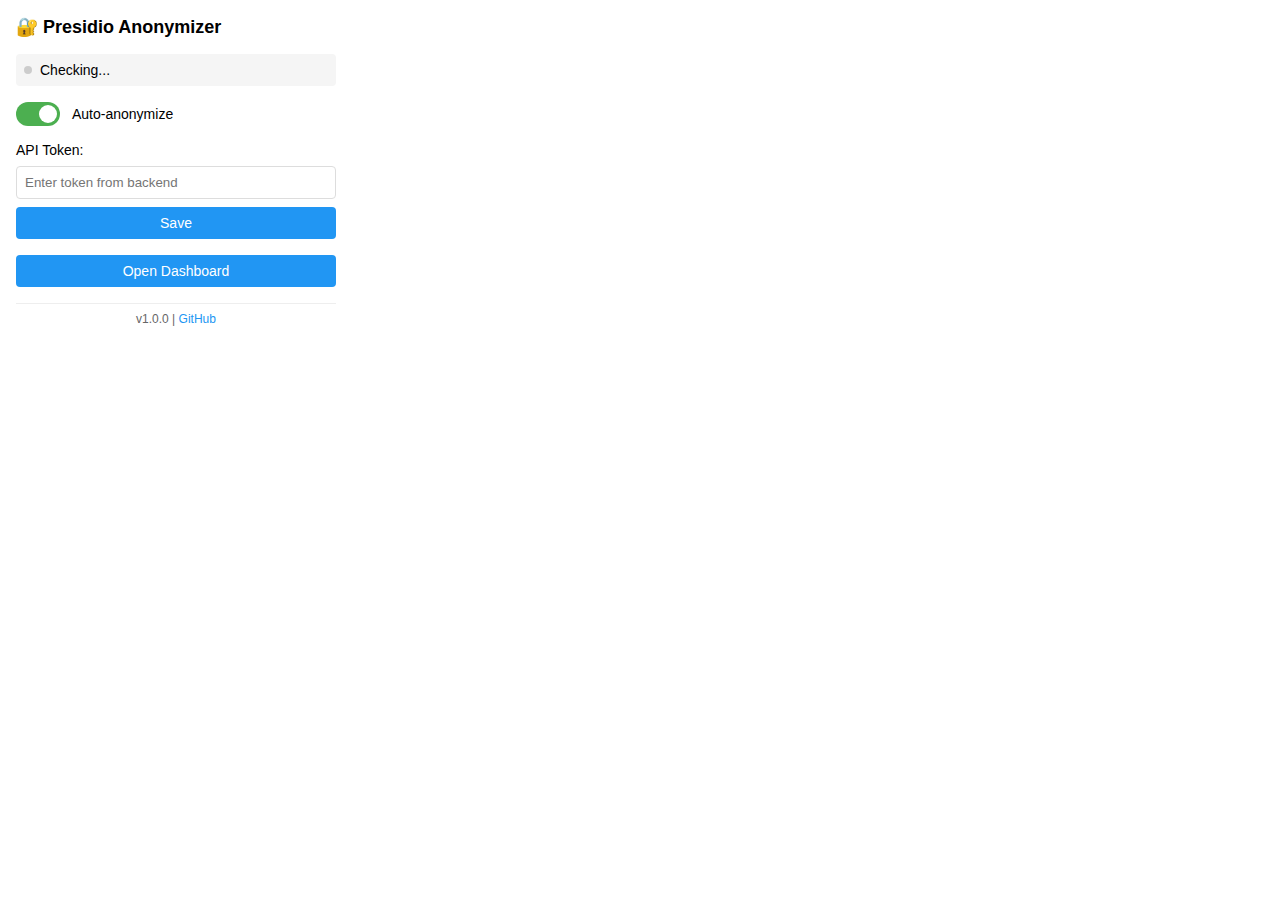
<file: extension/popup/popup.html>
<!DOCTYPE html>
<html>
<head>
  <meta charset="UTF-8">
  <title>Presidio Anonymizer</title>
  <link rel="stylesheet" href="popup.css">
</head>
<body>
  <div class="container">
    <h1>🔐 Presidio Anonymizer</h1>

    <div class="status" id="status">
      <span class="dot" id="statusDot"></span>
      <span id="statusText">Checking...</span>
    </div>

    <div class="section">
      <label class="toggle">
        <input type="checkbox" id="enabledToggle" checked>
        <span class="slider"></span>
        <span class="label">Auto-anonymize</span>
      </label>
    </div>

    <div class="section">
      <label for="tokenInput">API Token:</label>
      <input type="password" id="tokenInput" placeholder="Enter token from backend">
      <button id="saveToken">Save</button>
    </div>

    <div class="section">
      <button id="openDashboard">Open Dashboard</button>
    </div>

    <div class="footer">
      v1.0.0 | <a href="https://github.com/gacabartosz/presidio-local-anonymizer" target="_blank">GitHub</a>
    </div>
  </div>

  <script src="popup.js"></script>
</body>
</html>
</file>
<file: extension/popup/popup.css>
body {
  width: 320px;
  margin: 0;
  padding: 16px;
  font-family: -apple-system, BlinkMacSystemFont, "Segoe UI", Roboto, sans-serif;
  font-size: 14px;
}

.container {
  display: flex;
  flex-direction: column;
  gap: 16px;
}

h1 {
  margin: 0;
  font-size: 18px;
  font-weight: 600;
}

.status {
  display: flex;
  align-items: center;
  gap: 8px;
  padding: 8px;
  background: #f5f5f5;
  border-radius: 4px;
}

.dot {
  width: 8px;
  height: 8px;
  border-radius: 50%;
  background: #ccc;
}

.dot.online {
  background: #4CAF50;
}

.dot.offline {
  background: #f44336;
}

.section {
  display: flex;
  flex-direction: column;
  gap: 8px;
}

.toggle {
  display: flex;
  align-items: center;
  gap: 12px;
  cursor: pointer;
}

.slider {
  position: relative;
  width: 44px;
  height: 24px;
  background: #ccc;
  border-radius: 12px;
  transition: 0.3s;
}

input[type="checkbox"]:checked + .slider {
  background: #4CAF50;
}

.slider::before {
  content: '';
  position: absolute;
  width: 18px;
  height: 18px;
  left: 3px;
  top: 3px;
  background: white;
  border-radius: 50%;
  transition: 0.3s;
}

input[type="checkbox"]:checked + .slider::before {
  transform: translateX(20px);
}

input[type="checkbox"] {
  display: none;
}

input[type="password"], input[type="text"] {
  padding: 8px;
  border: 1px solid #ddd;
  border-radius: 4px;
}

button {
  padding: 8px 16px;
  background: #2196F3;
  color: white;
  border: none;
  border-radius: 4px;
  cursor: pointer;
  font-size: 14px;
}

button:hover {
  background: #1976D2;
}

.info {
  padding: 12px;
  background: #e3f2fd;
  border-radius: 4px;
  font-size: 12px;
  color: #1565c0;
  line-height: 1.4;
}

.footer {
  text-align: center;
  color: #666;
  font-size: 12px;
  padding-top: 8px;
  border-top: 1px solid #eee;
}

.footer a {
  color: #2196F3;
  text-decoration: none;
}
</file>
